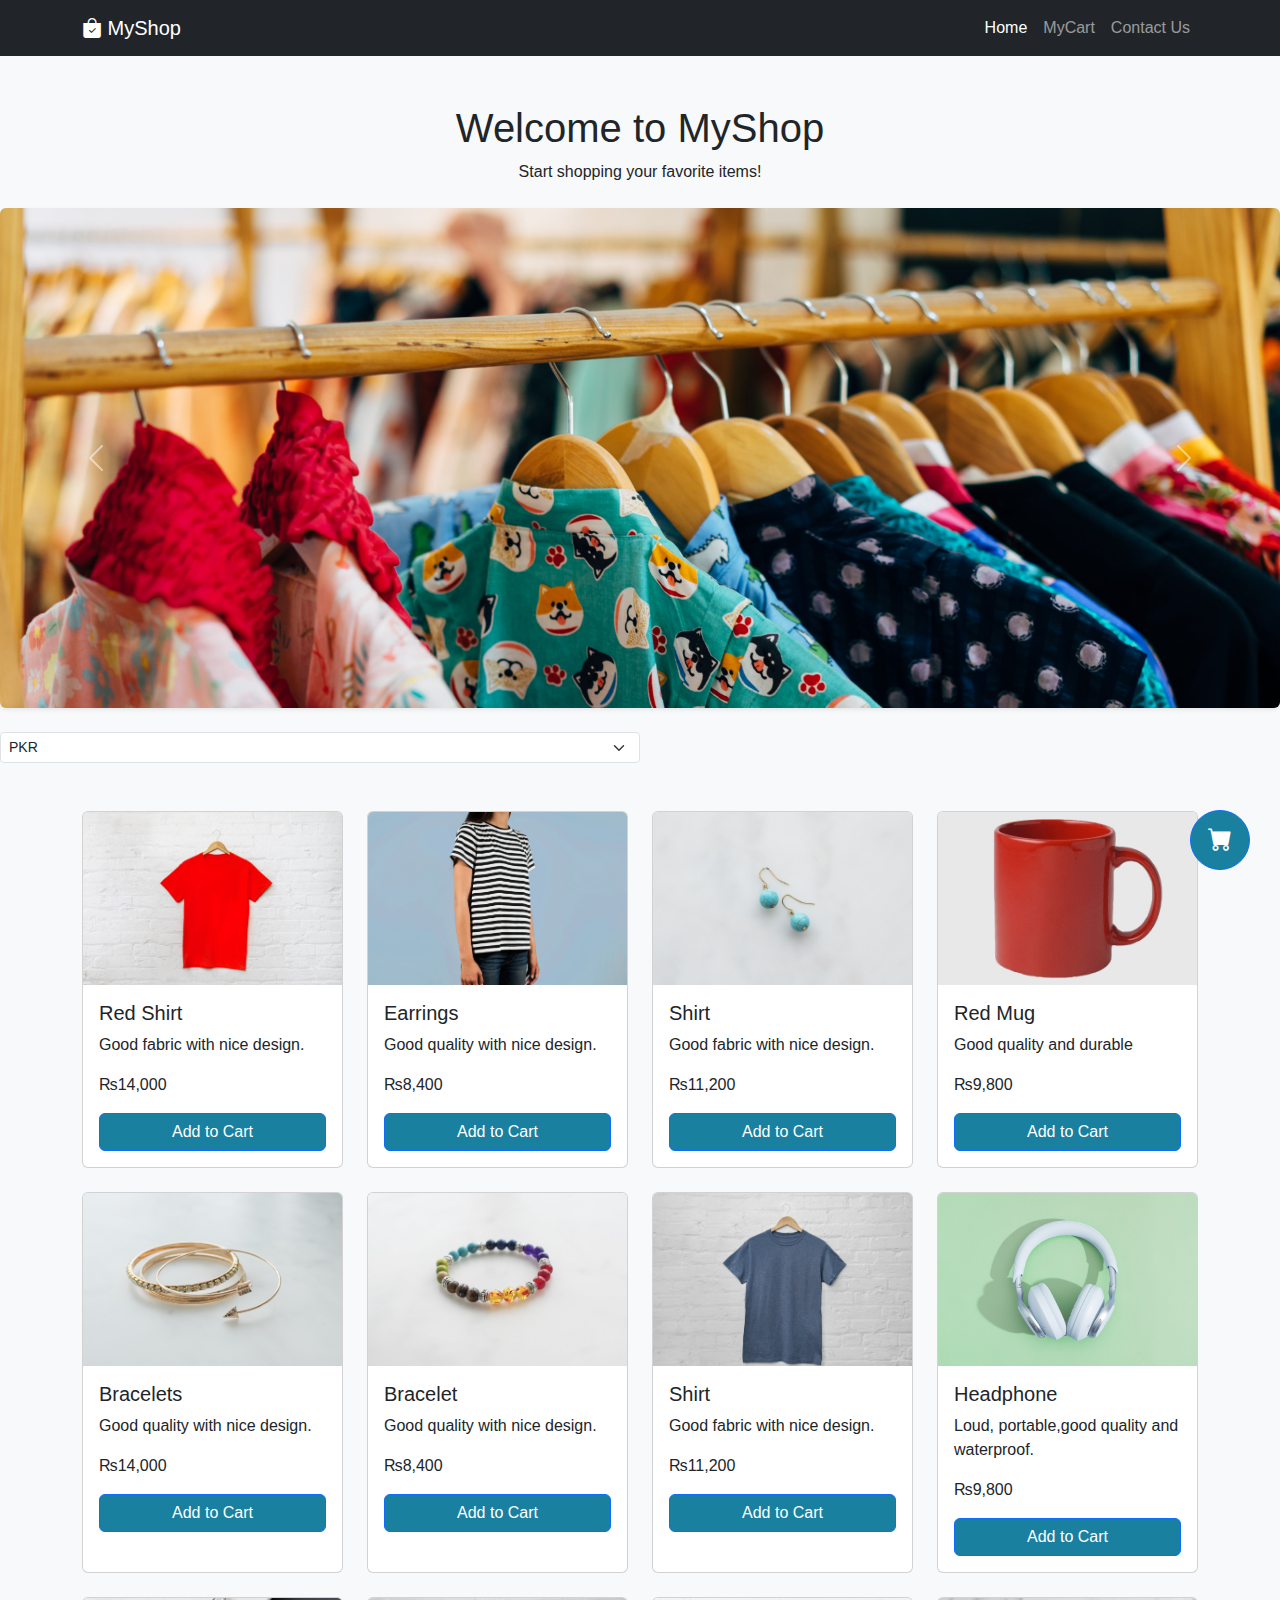
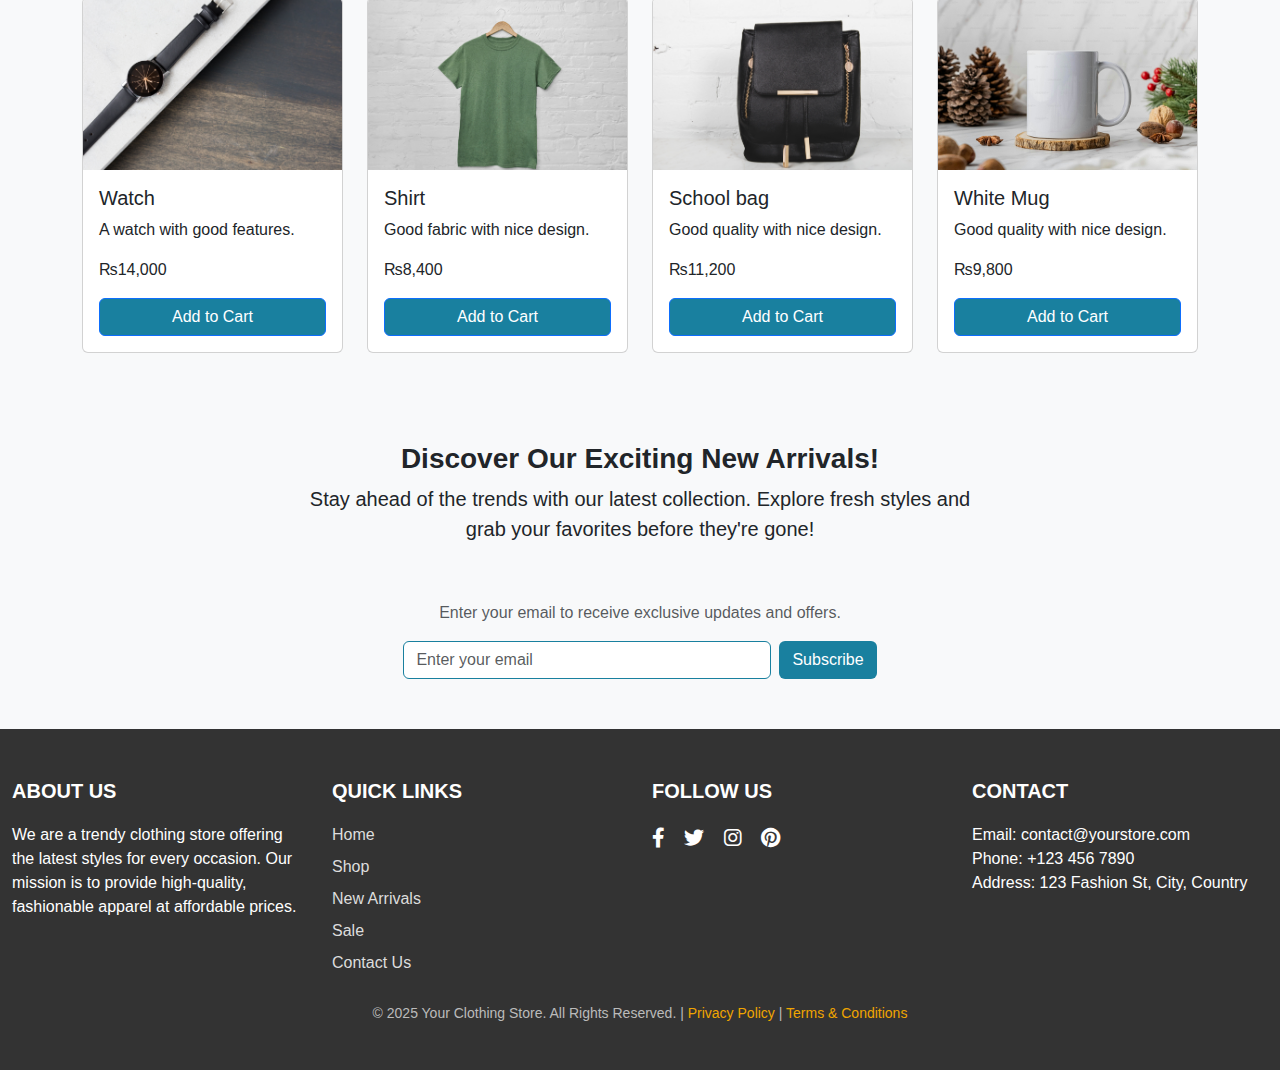
<file: index.html>
<!DOCTYPE html>
<html lang="en">
<head>
  <meta charset="UTF-8" />
  <meta name="viewport" content="width=device-width, initial-scale=1.0" />
  <title>Sidra's E-Commerce</title>
  <link href="https://cdn.jsdelivr.net/npm/bootstrap@5.3.3/dist/css/bootstrap.min.css" rel="stylesheet">
   <!-- Bootstrap Icons -->
   <link rel="stylesheet" href="https://cdn.jsdelivr.net/npm/bootstrap-icons@1.11.1/font/bootstrap-icons.css">

   
    <!-- Font Awesome Library -->
    <link href="https://cdnjs.cloudflare.com/ajax/libs/font-awesome/6.0.0-beta3/css/all.min.css" rel="stylesheet">

  <link rel="stylesheet" href="style.css" />
</head>
<body>



 
        <!-- Navbar -->
<nav class="navbar navbar-expand-lg navbar-dark bg-dark">
  <div class="container">
    <a class="navbar-brand" href="index.html">
      <i class="bi bi-bag-check-fill"></i>
      MyShop

    </a>
    <button class="navbar-toggler" type="button" data-bs-toggle="collapse" data-bs-target="#navbarNav">
      <span class="navbar-toggler-icon"></span>
    </button>

    <div class="collapse navbar-collapse" id="navbarNav">
      <ul class="navbar-nav ms-auto align-items-lg-center">
        <li class="nav-item">
          <a class="nav-link active" href="index.html">Home</a>
        </li>
        <li class="nav-item">
          <a class="nav-link" href="cart.html">MyCart</a>
        </li>
        <li class="nav-item">
          <a class="nav-link" href="contact.html">Contact Us</a>
        </li>
      </ul>
    </div>
  </div>
</nav>

   <!-- Placeholder: You can add content here later -->
  <div class="container mt-5">
    <h1 class="text-center">Welcome to MyShop</h1>
    <p class="text-center">Start shopping your favorite items!</p>
  </div>


  
  <!--Slider-->
<!-- Hero Carousel Slider -->
<div id="sectionCarousel" class="carousel slide my-4" data-bs-ride="carousel">
  <div class="carousel-inner rounded shadow-sm" style="max-height: 500px;  overflow: hidden;">
    <div class="carousel-item active">
      <img src="images/slider1.jpg" class="d-block w-100 h-100" alt="Slider 1">
    </div>
    <div class="carousel-item">
      <img src="images/slider2.jpg" class="d-block w-100 h-100" alt="Slider 2">
    </div>
    <div class="carousel-item">
      <img src="images/slider3.jpg" class="d-block w-100 h-100" alt="Slider 3">
    </div>
  </div>
  <!-- Carousel Controls -->
  <button class="carousel-control-prev" type="button" data-bs-target="#sectionCarousel" data-bs-slide="prev">
    <span class="carousel-control-prev-icon"></span>
  </button>
  <button class="carousel-control-next" type="button" data-bs-target="#sectionCarousel" data-bs-slide="next">
    <span class="carousel-control-next-icon"></span>
  </button>
</div>


<div>
  <select id="currencyToggle" class="form-select form-select-sm w-50  text-dark">
    <option value="PKR">PKR</option>
    <option value="USD">USD</option>
  </select>
</div>


  <!-- Product Grid -->
  <div class="container my-5">
    <div class="row" id="product-list">
      <!-- JS will inject products here -->
    </div>
  </div>

 
   <!-- Fixed Cart Button -->
   <div class="cart-fixed">
    <a href="cart.html">
    <button class="btn btn-primary rounded-circle p-3" data-bs-toggle="modal" data-bs-target="#cartModal">
      <i class="bi bi-cart-fill fs-4"></i>
    </button>
  </a>
  </div>


  
<div class="container my-5">
  <div class="row justify-content-center text-center">
    <div class="col-12 col-md-8">
      <div class="alert custom-alert"> <!-- Custom alert class -->
        <h3 class="fw-bold">Discover Our Exciting New Arrivals!</h3>
        <p class="lead">Stay ahead of the trends with our latest collection. Explore fresh styles and grab your favorites before they're gone!</p>
      </div>
    
      
      <!-- Email Subscription Form -->
      <div class="mt-4">
        <p class="text-muted">Enter your email to receive exclusive updates and offers.</p>
        <form action="#" method="post" class="d-flex justify-content-center">
          <input type="email" class="form-control w-50 custom-input" placeholder="Enter your email" required>
          <button type="submit" class="btn btn-subscribe ms-2">Subscribe</button>
        </form>
      </div>
    </div>
  </div>
</div>
</div>
</div>

  
   <!-- Footer Section -->
   <footer>
    <div class="container-fluid">
      <div class="row">
  
       
        <!-- About Us Section -->
        <div class="col-12 col-md-3 ">
          <h5>About Us</h5>
          <p>We are a trendy clothing store offering the latest styles for every occasion. Our mission is to provide high-quality, fashionable apparel at affordable prices.</p>
        </div>
  
        <!-- Quick Links Section -->
        <div class="col-12 col-md-3">
          <h5>Quick Links</h5>
          <div class="footer-links">
            <a href="#">Home</a>
            <a href="#">Shop</a>
            <a href="#">New Arrivals</a>
            <a href="#">Sale</a>
            <a href="#">Contact Us</a>
          </div>
        </div>
  
        <!-- Social Media Section -->
        <div class="col-12 col-md-3">
          <h5>Follow Us</h5>
          <div class="social-icons">
            <a href="#" class="text-white"><i class="fab fa-facebook-f"></i></a>
            <a href="#" class="text-white"><i class="fab fa-twitter"></i></a>
            <a href="#" class="text-white"><i class="fab fa-instagram"></i></a>
            <a href="#" class="text-white"><i class="fab fa-pinterest"></i></a>
          </div>
        </div>
  
        <!-- Contact Info Section -->
        <div class="col-12 col-md-3">
          <h5>Contact</h5>
          <ul class="list-unstyled">
            <li>Email: contact@yourstore.com</li>
            <li>Phone: +123 456 7890</li>
            <li>Address: 123 Fashion St, City, Country</li>
          </ul>
        </div>
      </div>
  
      <!-- Footer Bottom -->
      <div class="footer-bottom">
        <p>&copy; 2025 Your Clothing Store. All Rights Reserved. | <a href="#">Privacy Policy</a> | <a href="#">Terms & Conditions</a></p>
      </div>
    </div>
  </footer>



  
  <!-- Bootstrap JS -->
  <script src="https://cdn.jsdelivr.net/npm/bootstrap@5.3.3/dist/js/bootstrap.bundle.min.js"></script>
  <script src="main.js"></script>
</body>
</html>
</file>
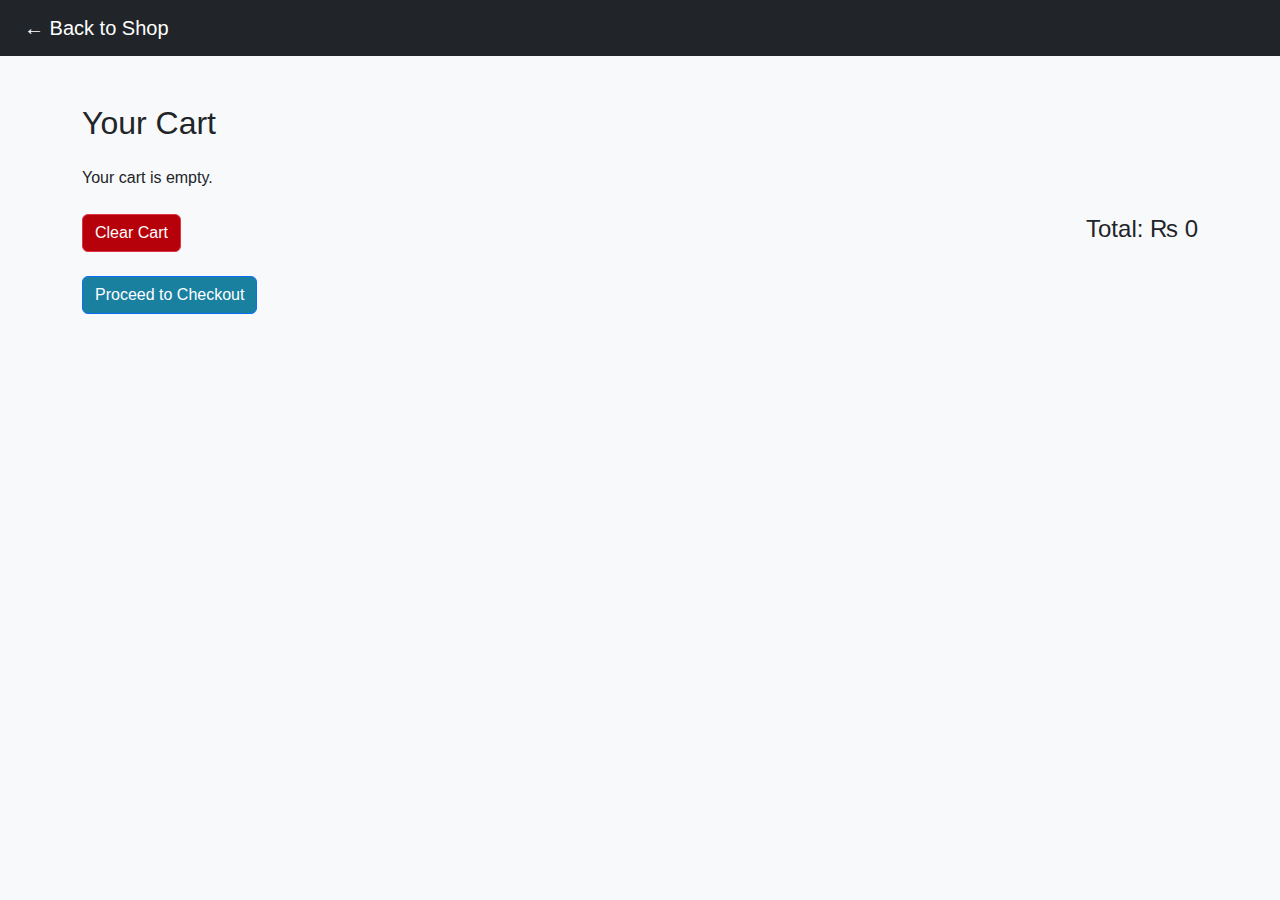
<file: cart.html>
<!DOCTYPE html>
<html lang="en">
<head>
  <meta charset="UTF-8" />
  <meta name="viewport" content="width=device-width, initial-scale=1.0" />
  <title>Your Cart</title>
  <link href="https://cdn.jsdelivr.net/npm/bootstrap@5.3.3/dist/css/bootstrap.min.css" rel="stylesheet" />
  <link rel="stylesheet" href="style.css" />
</head>
<body>

  <!-- Navbar -->
  <nav class="navbar navbar-dark bg-dark px-4">
    <a class="navbar-brand" href="index.html">← Back to Shop</a>
  </nav>

  <!-- Cart Section -->
  <div class="container my-5">
    <h2>Your Cart</h2>
    <div id="cart-items" class="my-4">
      <!-- Cart items will be injected here -->
    </div>
    <div id="cart-summary" class="d-flex justify-content-between align-items-center mt-3">
      <button class="btn btn-danger" id="clearCart">Clear Cart</button>
      <h4>Total: <span id="totalPrice">₨ 0</span></h4>
    </div>
    <button id="proceedToCheckout" class="btn btn-primary mt-4">Proceed to Checkout</button>
  </div>

  <script src="main.js"></script>
</body>
</html>
</file>
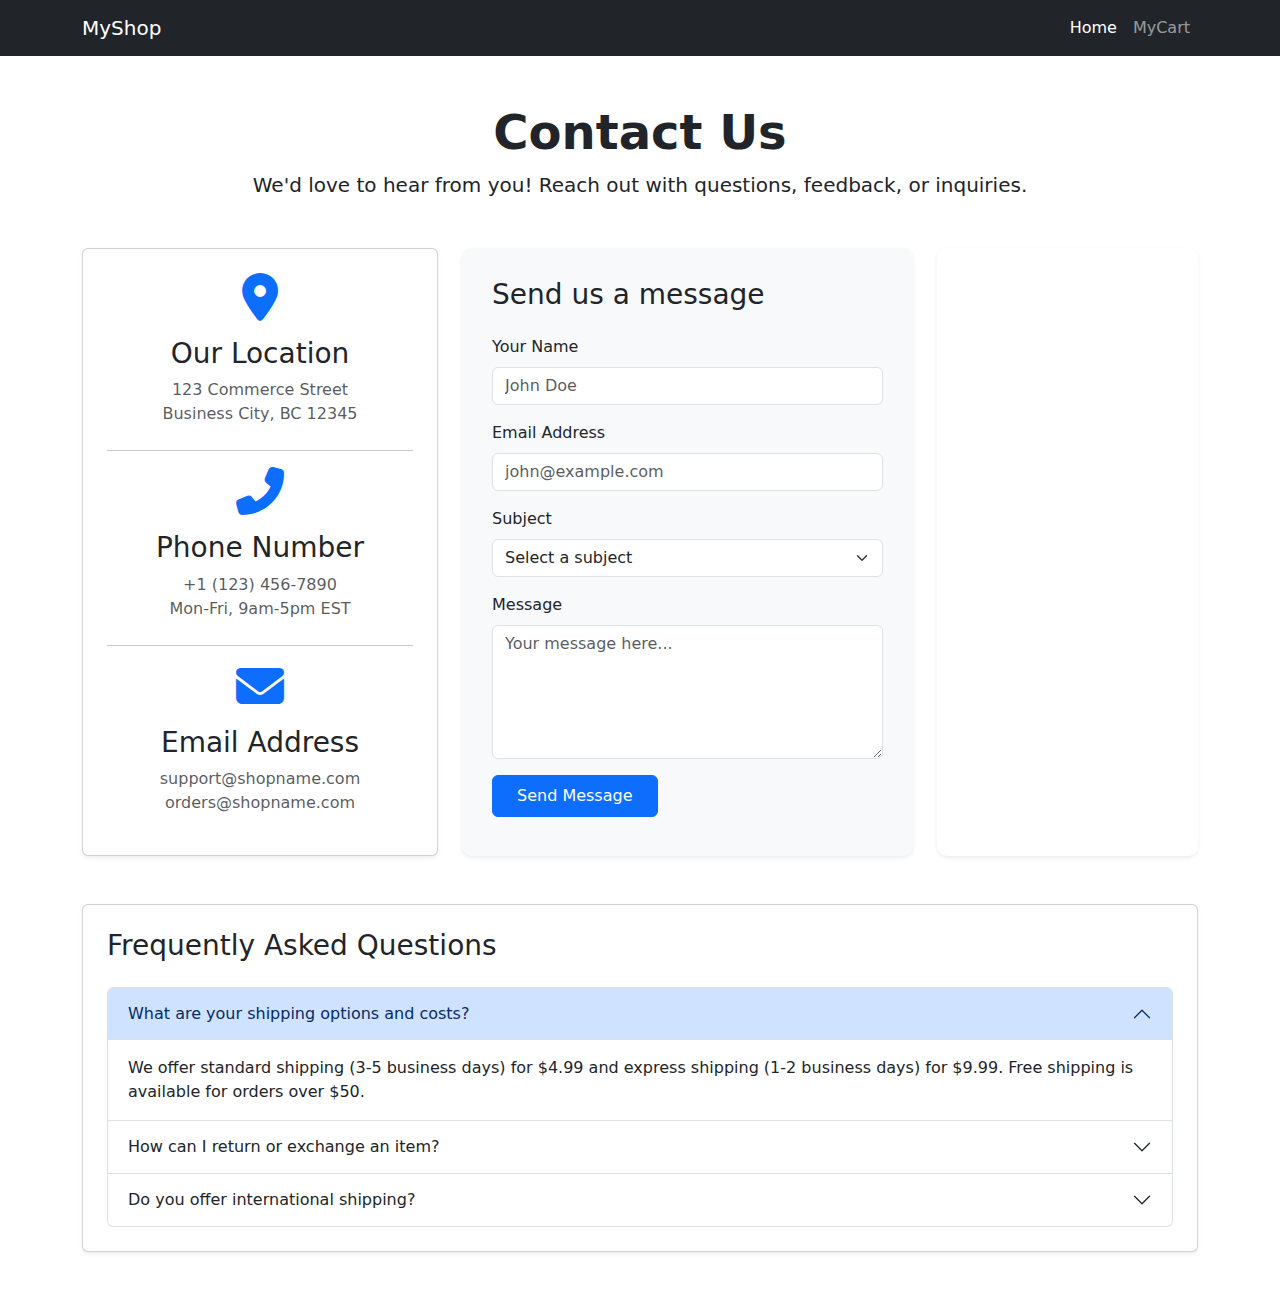
<file: contact.html>
<!DOCTYPE html>
<html lang="en">
<head>
    <meta charset="UTF-8">
    <meta name="viewport" content="width=device-width, initial-scale=1.0">
    <title>Contact Us - Your E-commerce Store</title>
    <!-- Bootstrap 5 CSS -->
    <link href="https://cdn.jsdelivr.net/npm/bootstrap@5.3.0/dist/css/bootstrap.min.css" rel="stylesheet">
    <!-- Font Awesome for icons -->
    <link rel="stylesheet" href="https://cdnjs.cloudflare.com/ajax/libs/font-awesome/6.4.0/css/all.min.css">
    <style>
        .contact-info-card {
            transition: transform 0.3s;
        }
        .contact-info-card:hover {
            transform: translateY(-5px);
        }
        .contact-form {
            background-color: #f8f9fa;
            border-radius: 10px;
            padding: 30px;
        }
        .map-container {
            height: 100%;
            min-height: 300px;
            border-radius: 10px;
            overflow: hidden;
        }
    </style>
</head>
<body>
   

        <!-- Navbar -->
        <nav class="navbar navbar-expand-lg navbar-dark bg-dark">
            <div class="container">
              <a class="navbar-brand" href="index.html">
                <i class="bi bi-bag-check-fill"></i>
                MyShop
          
              </a>
              <button class="navbar-toggler" type="button" data-bs-toggle="collapse" data-bs-target="#navbarNav">
                <span class="navbar-toggler-icon"></span>
              </button>
          
              <div class="collapse navbar-collapse" id="navbarNav">
                <ul class="navbar-nav ms-auto align-items-lg-center">
                  <li class="nav-item">
                    <a class="nav-link active" href="index.html">Home</a>
                  </li>
                  <li class="nav-item">
                    <a class="nav-link" href="cart.html">MyCart</a>
                  </li>
                </ul>
              </div>
            </div>
          </nav>
    <!-- Contact Page Content -->
    <div class="container py-5">
        <div class="text-center mb-5">
            <h1 class="display-5 fw-bold">Contact Us</h1>
            <p class="lead">We'd love to hear from you! Reach out with questions, feedback, or inquiries.</p>
        </div>

        <div class="row g-4">
            <!-- Contact Information -->
            <div class="col-lg-4">
                <div class="card contact-info-card shadow-sm h-100">
                    <div class="card-body text-center p-4">
                        <div class="mb-4">
                            <i class="fas fa-map-marker-alt fa-3x text-primary mb-3"></i>
                            <h3>Our Location</h3>
                            <p class="text-muted">123 Commerce Street<br>Business City, BC 12345</p>
                        </div>
                        <hr>
                        <div class="mb-4">
                            <i class="fas fa-phone-alt fa-3x text-primary mb-3"></i>
                            <h3>Phone Number</h3>
                            <p class="text-muted">+1 (123) 456-7890<br>Mon-Fri, 9am-5pm EST</p>
                        </div>
                        <hr>
                        <div>
                            <i class="fas fa-envelope fa-3x text-primary mb-3"></i>
                            <h3>Email Address</h3>
                            <p class="text-muted">support@shopname.com<br>orders@shopname.com</p>
                        </div>
                    </div>
                </div>
            </div>

            <!-- Contact Form -->
            <div class="col-lg-5">
                <div class="contact-form shadow-sm h-100">
                    <h3 class="mb-4">Send us a message</h3>
                    <form>
                        <div class="mb-3">
                            <label for="name" class="form-label">Your Name</label>
                            <input type="text" class="form-control" id="name" placeholder="John Doe" required>
                        </div>
                        <div class="mb-3">
                            <label for="email" class="form-label">Email Address</label>
                            <input type="email" class="form-control" id="email" placeholder="john@example.com" required>
                        </div>
                        <div class="mb-3">
                            <label for="subject" class="form-label">Subject</label>
                            <select class="form-select" id="subject" required>
                                <option value="" selected disabled>Select a subject</option>
                                <option value="order">Order Inquiry</option>
                                <option value="shipping">Shipping Question</option>
                                <option value="return">Return/Exchange</option>
                                <option value="product">Product Question</option>
                                <option value="other">Other</option>
                            </select>
                        </div>
                        <div class="mb-3">
                            <label for="message" class="form-label">Message</label>
                            <textarea class="form-control" id="message" rows="5" placeholder="Your message here..." required></textarea>
                        </div>
                        <button type="submit" class="btn btn-primary px-4 py-2">Send Message</button>
                    </form>
                </div>
            </div>

            <!-- Map -->
            <div class="col-lg-3">
                <div class="map-container shadow-sm">
                    <iframe src="https://www.google.com/maps/embed?pb=!1m18!1m12!1m3!1d3022.215573291234!2d-73.9878449241643!3d40.74844097138974!2m3!1f0!2f0!3f0!3m2!1i1024!2i768!4f13.1!3m3!1m2!1s0x89c259a9b3117469%3A0xd134e199a405a163!2sEmpire%20State%20Building!5e0!3m2!1sen!2sus!4v1689876422473!5m2!1sen!2sus" 
                            width="100%" height="100%" style="border:0;" allowfullscreen="" loading="lazy" referrerpolicy="no-referrer-when-downgrade"></iframe>
                </div>
            </div>
        </div>

        <!-- FAQ Section -->
        <div class="row mt-5">
            <div class="col-12">
                <div class="card shadow-sm">
                    <div class="card-body p-4">
                        <h3 class="mb-4">Frequently Asked Questions</h3>
                        <div class="accordion" id="faqAccordion">
                            <div class="accordion-item">
                                <h2 class="accordion-header" id="headingOne">
                                    <button class="accordion-button" type="button" data-bs-toggle="collapse" data-bs-target="#collapseOne">
                                        What are your shipping options and costs?
                                    </button>
                                </h2>
                                <div id="collapseOne" class="accordion-collapse collapse show" data-bs-parent="#faqAccordion">
                                    <div class="accordion-body">
                                        We offer standard shipping (3-5 business days) for $4.99 and express shipping (1-2 business days) for $9.99. Free shipping is available for orders over $50.
                                    </div>
                                </div>
                            </div>
                            <div class="accordion-item">
                                <h2 class="accordion-header" id="headingTwo">
                                    <button class="accordion-button collapsed" type="button" data-bs-toggle="collapse" data-bs-target="#collapseTwo">
                                        How can I return or exchange an item?
                                    </button>
                                </h2>
                                <div id="collapseTwo" class="accordion-collapse collapse" data-bs-parent="#faqAccordion">
                                    <div class="accordion-body">
                                        You can initiate a return or exchange within 30 days of purchase. Please visit our Returns Center or contact our customer service team for assistance.
                                    </div>
                                </div>
                            </div>
                            <div class="accordion-item">
                                <h2 class="accordion-header" id="headingThree">
                                    <button class="accordion-button collapsed" type="button" data-bs-toggle="collapse" data-bs-target="#collapseThree">
                                        Do you offer international shipping?
                                    </button>
                                </h2>
                                <div id="collapseThree" class="accordion-collapse collapse" data-bs-parent="#faqAccordion">
                                    <div class="accordion-body">
                                        Yes, we ship to most countries worldwide. Shipping costs and delivery times vary by destination. Please contact us for specific details about your country.
                                    </div>
                                </div>
                            </div>
                        </div>
                    </div>
                </div>
            </div>
        </div>
    </div>


                  

    <!-- Bootstrap 5 JS Bundle with Popper -->
    <script src="https://cdn.jsdelivr.net/npm/bootstrap@5.3.0/dist/js/bootstrap.bundle.min.js"></script>
</body>
</html>
</file>
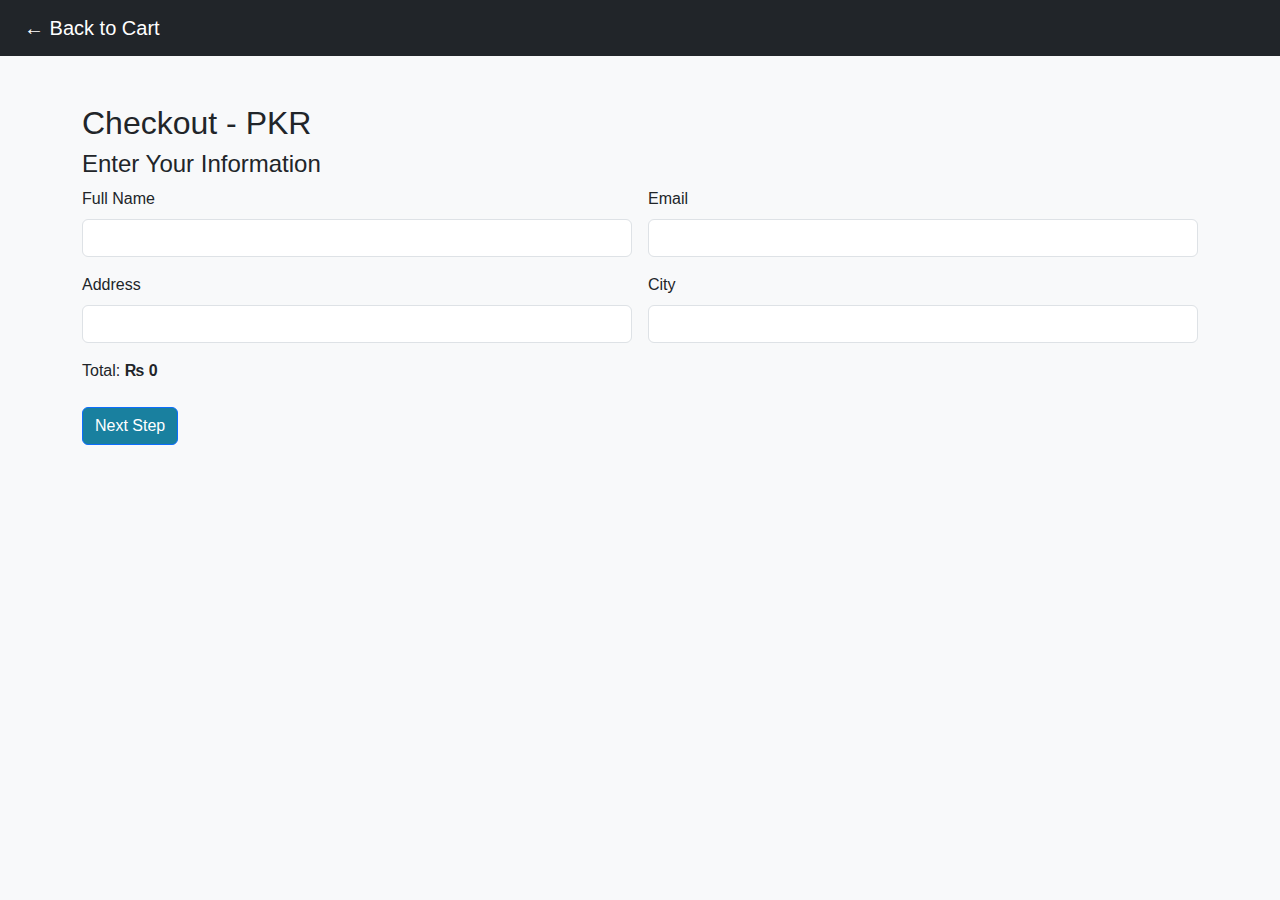
<file: pkrCheckout.html>
<!DOCTYPE html>
<html lang="en">
<head>
  <meta charset="UTF-8" />
  <meta name="viewport" content="width=device-width, initial-scale=1.0" />
  <title>PKR Checkout</title>
  <link href="https://cdn.jsdelivr.net/npm/bootstrap@5.3.3/dist/css/bootstrap.min.css" rel="stylesheet" />
  <link rel="stylesheet" href="style.css" />
</head>
<body>

  <nav class="navbar navbar-dark bg-dark px-4">
    <a class="navbar-brand" href="cart.html">← Back to Cart</a>
  </nav>

  <div class="container my-5">
    <h2>Checkout - PKR</h2>

    <div id="checkout-form">
      <h4>Enter Your Information</h4>
      <form id="checkoutForm" class="row g-3">
        <div class="col-md-6">
          <label for="name" class="form-label">Full Name</label>
          <input type="text" id="name" class="form-control" required />
        </div>
        <div class="col-md-6">
          <label for="email" class="form-label">Email</label>
          <input type="email" id="email" class="form-control" required />
        </div>
        <div class="col-md-6">
          <label for="address" class="form-label">Address</label>
          <input type="text" id="address" class="form-control" required />
        </div>
        <div class="col-md-6">
          <label for="city" class="form-label">City</label>
          <input type="text" id="city" class="form-control" required />
        </div>
        <div class="col-md-12">
          <label class="form-label">Total: </label>
          <span id="totalPriceCheckout" class="fw-bold">₨ 0</span>
        </div>
        <div class="col-md-12">
          <button type="button" id="nextStep" class="btn btn-primary">Next Step</button>
        </div>
      </form>
    </div>

    <div id="payment-options" style="display: none;">
      <h4>Choose Payment Method</h4>
      <div>
        <button id="cod" class="btn btn-success me-2">Cash on Delivery</button>
        <button id="online-payment" class="btn btn-warning">Online Payment</button>
      </div>
    </div>

    <div id="cod-confirmation" style="display: none;">
      <div class="alert alert-success">
        <h4>Your order has been confirmed!</h4>
        <p>Thank you for your purchase. Your order will be delivered soon.</p>
        <button class="btn btn-primary" onclick="window.location.href='index.html'">Continue Shopping</button>
      </div>
    </div>

    <div id="online-payment-form" style="display: none;">
      <h4>Enter Payment Details</h4>
      <form id="onlinePaymentForm">
        <div class="mb-3">
          <label for="card-number" class="form-label">Card Number</label>
          <input type="text" id="card-number" class="form-control" placeholder="Enter Card Number" required />
        </div>
        <div class="mb-3">
          <label for="expiry-date" class="form-label">Expiry Date</label>
          <input type="text" id="expiry-date" class="form-control" placeholder="MM/YY" required />
        </div>
        <div class="mb-3">
          <label for="cvv" class="form-label">CVV</label>
          <input type="text" id="cvv" class="form-control" placeholder="Enter CVV" required />
        </div>
        <button type="submit" class="btn btn-primary">Confirm Payment</button>
      </form>
    </div>

    <div id="payment-confirmation" style="display: none;">
      <div class="alert alert-success">
        <h4>Thank you for your payment!</h4>
        <p>Your order has been processed successfully.</p>
        <button class="btn btn-primary" onclick="window.location.href='index.html'">Continue Shopping</button>
      </div>
    </div>
  </div>

  <script src="main.js"></script>
</body>
</html>
</file>
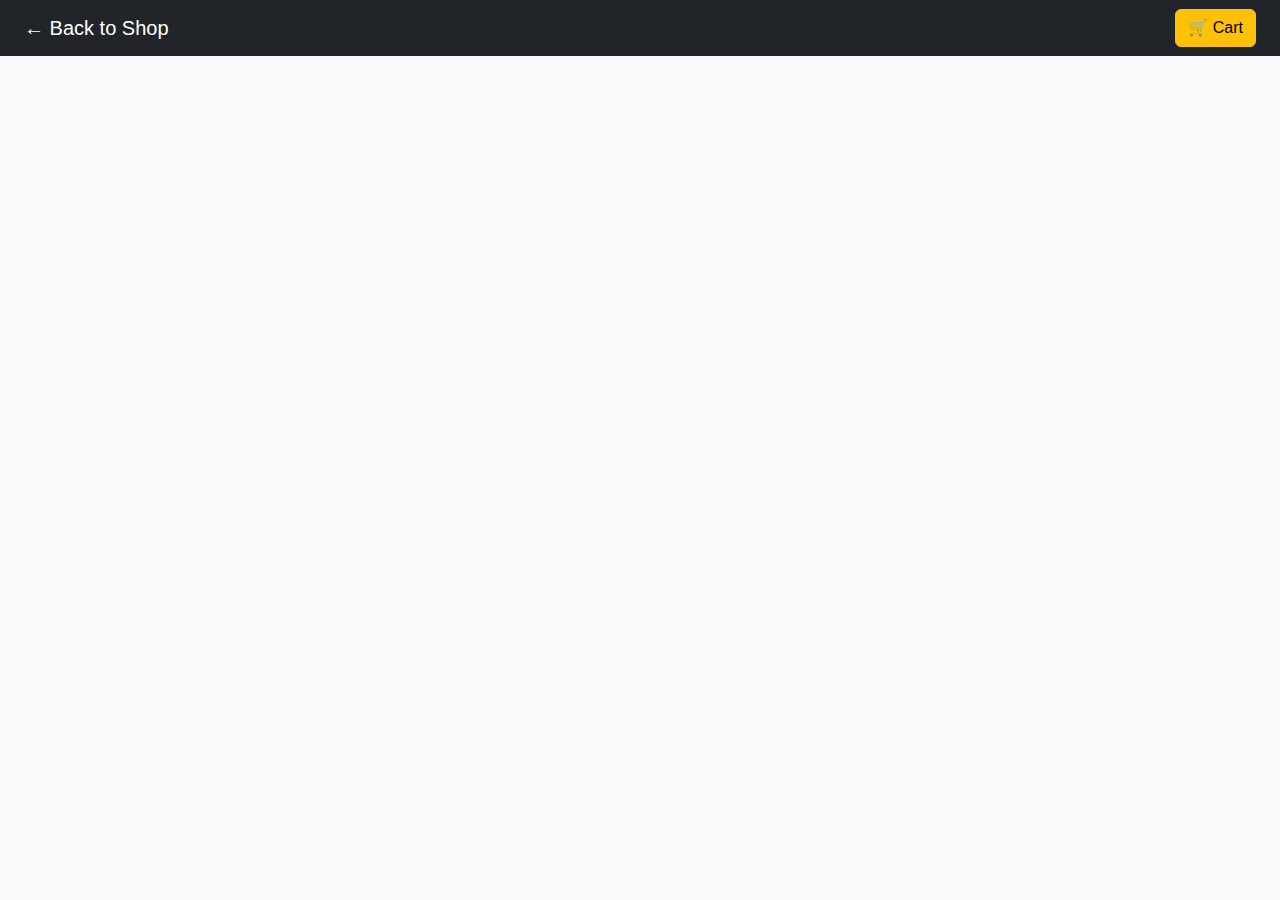
<file: product.html>
<!DOCTYPE html>
<html lang="en">
<head>
  <meta charset="UTF-8" />
  <meta name="viewport" content="width=device-width, initial-scale=1.0"/>
  <title>Product Details</title>
  <link href="https://cdn.jsdelivr.net/npm/bootstrap@5.3.3/dist/css/bootstrap.min.css" rel="stylesheet" />
  <link rel="stylesheet" href="style.css" />
</head>
<body>

  <!-- Navbar -->
  <nav class="navbar navbar-dark bg-dark px-4">
    <a class="navbar-brand" href="index.html">← Back to Shop</a>
    <a href="cart.html" class="btn btn-warning ms-auto">🛒 Cart</a>
  </nav>

  <div class="container my-5">
    <div id="product-detail" class="row justify-content-center">
      <!-- Product details injected by JS -->
    </div>
  </div>


  

  <script src="main.js"></script>
</body>
</html>
</file>
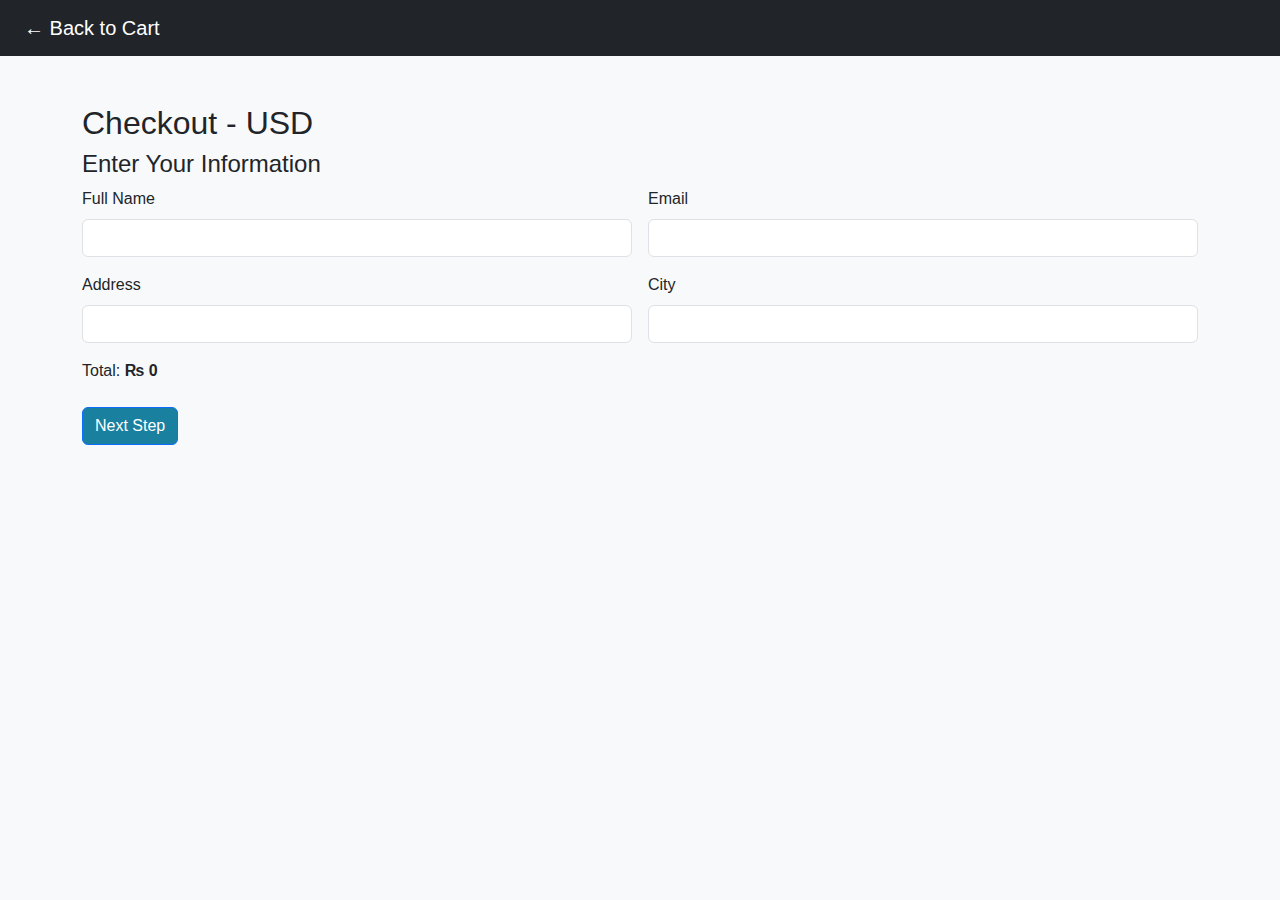
<file: usdCheckout.html>
<!DOCTYPE html>
<html lang="en">
<head>
  <meta charset="UTF-8" />
  <meta name="viewport" content="width=device-width, initial-scale=1.0" />
  <title>USD Checkout</title>
  <link href="https://cdn.jsdelivr.net/npm/bootstrap@5.3.3/dist/css/bootstrap.min.css" rel="stylesheet" />
  <link rel="stylesheet" href="style.css" />
</head>
<body>

  <nav class="navbar navbar-dark bg-dark px-4">
    <a class="navbar-brand" href="cart.html">← Back to Cart</a>
  </nav>

  <div class="container my-5">
    <h2>Checkout - USD</h2>

    <div id="checkout-form">
      <h4>Enter Your Information</h4>
      <form id="checkoutForm" class="row g-3">
        <div class="col-md-6">
          <label for="name" class="form-label">Full Name</label>
          <input type="text" id="name" class="form-control" required />
        </div>
        <div class="col-md-6">
          <label for="email" class="form-label">Email</label>
          <input type="email" id="email" class="form-control" required />
        </div>
        <div class="col-md-6">
          <label for="address" class="form-label">Address</label>
          <input type="text" id="address" class="form-control" required />
        </div>
        <div class="col-md-6">
          <label for="city" class="form-label">City</label>
          <input type="text" id="city" class="form-control" required />
        </div>
        <div class="col-md-12">
          <label class="form-label">Total: </label>
          <span id="totalPriceCheckout" class="fw-bold">$0</span>
        </div>
        <div class="col-md-12">
          <button type="button" id="nextStep" class="btn btn-primary">Next Step</button>
        </div>
      </form>
    </div>

    <div id="online-payment-form" style="display: none;">
      <h4>Enter Payment Details</h4>
      <form id="onlinePaymentForm">
        <div class="mb-3">
          <label for="card-number" class="form-label">Card Number</label>
          <input type="text" id="card-number" class="form-control" placeholder="Enter Card Number" required />
        </div>
        <div class="mb-3">
          <label for="expiry-date" class="form-label">Expiry Date</label>
          <input type="text" id="expiry-date" class="form-control" placeholder="MM/YY" required />
        </div>
        <div class="mb-3">
          <label for="cvv" class="form-label">CVV</label>
          <input type="text" id="cvv" class="form-control" placeholder="Enter CVV" required />
        </div>
        <button type="submit" class="btn btn-primary">Confirm Payment</button>
      </form>
    </div>

    <div id="payment-confirmation" style="display: none;">
      <div class="alert alert-success">
        <h4>Thank you for your payment!</h4>
        <p>Your order has been processed successfully.</p>
        <button class="btn btn-primary" onclick="window.location.href='index.html'">Continue Shopping</button>
      </div>
    </div>
  </div>

  <script src="main.js"></script>
</body>
</html>
</file>
<file: style.css>
*{
  font-family: 'Segoe UI', Tahoma, Geneva, Verdana, sans-serif;
}
body {
  background-color: #f8f9fa;
}
footer {
  background-color: #333;
  color: white;
  padding-top: 50px;
  padding-bottom: 30px;
  margin-top: 50px;
}

footer h5 {
  font-weight: 700;
  margin-bottom: 20px;
  text-transform: uppercase;
}

footer .social-icons a {
  color: #fff;
  font-size: 20px;
  margin-right: 15px;
  transition: color 0.3s;
}

footer .social-icons a:hover {
  color: #f0a500; /* Hover color for social icons */
}

footer .footer-links a {
  color: #ddd;
  text-decoration: none;
  font-size: 16px;
  display: block;
  margin-bottom: 8px;
  transition: color 0.3s;
}

footer .footer-links a:hover {
  color: #f0a500;
}

footer .footer-bottom {
  text-align: center;
  font-size: 14px;
  color: #bbb;
  margin-top: 20px;
}

footer .footer-bottom a {
  color: #f0a500;
  text-decoration: none;
}


 /* Cart Fixed Button */
 .cart-fixed {
  position: fixed;
  bottom: 30px;
  right: 30px;
  z-index: 100;
}

.cart-fixed .btn {
  width: 60px;
  height: 60px;
  display: flex;
  align-items: center;
  justify-content: center;
}
.btn-subscribe {
  background-color: #19809f !important; /* Green button */
  color: white !important; /* White text color */
}
.custom-input {
  border-color: #19809f !important; /* Blue border for email input */
}

.btn-primary{
  background-color: #19809f !important;
  color: white;
}

.btn-danger{
  background-color: #B6000A !important;
  color: white;
}

#proceedToCheckout{
  
 background-color: #19809f !important;
  color: white;
}
</file>
